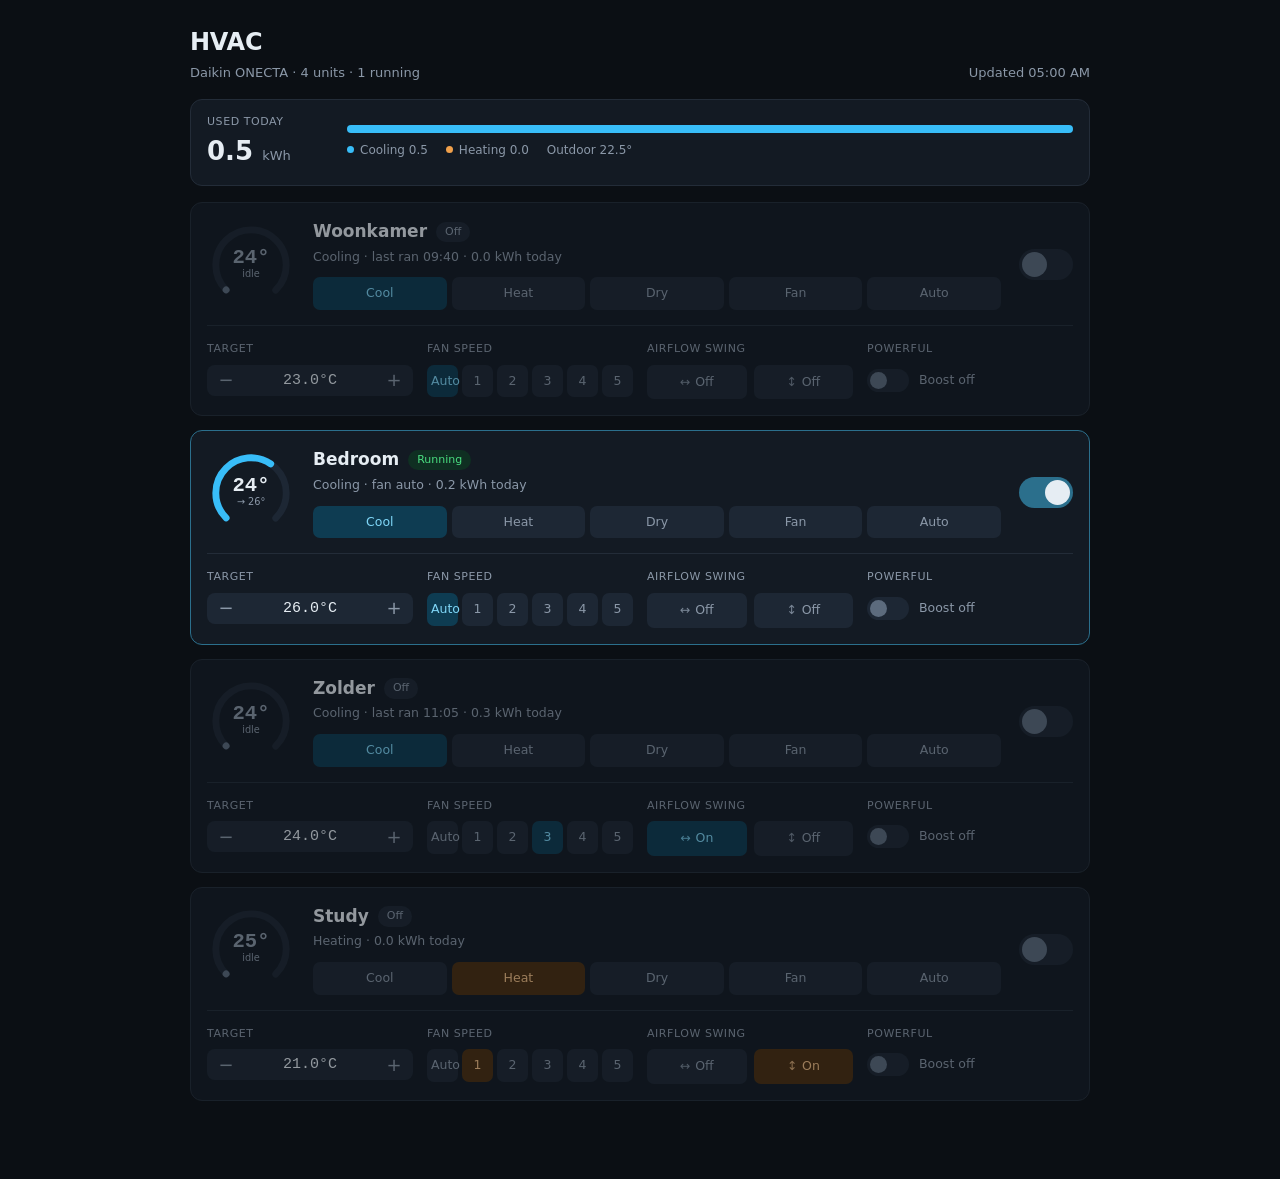
<file: docs/finished/hvac-cards-poc.html>
<!DOCTYPE html>
<html lang="en">
<head>
<meta charset="utf-8">
<meta name="viewport" content="width=device-width, initial-scale=1">
<title>HVAC card redesign — POC</title>

<!--
  ============================================================================
  HVAC UNIT CARD REDESIGN — self-contained proof of concept
  ============================================================================

  PURPOSE
  A drop-in visual replacement for the per-unit cards in the Daikin ONECTA
  dashboard. Everything (markup, CSS, JS, mock data) lives in this one file so
  it can be opened directly in a browser with no build step.

  WHAT CHANGED vs THE ORIGINAL
  1. No expand/collapse. Every card renders its full control set at all times.
     Off units are dimmed via `.unit.is-off` (opacity + desaturated ring) but
     remain fully interactive.
  2. A temperature ring replaces the 4-up stat boxes. Room temp is the primary
     number; the arc sweeps from the low end of the range to the setpoint.
  3. <select> elements become segmented pill groups (mode, fan speed). One tap
     instead of open-scan-pick.
  4. Target temperature becomes a -/+ stepper. No "type a number then press
     Set" round trip; changes debounce before hitting the API.
  5. Horizontal/vertical swing collapse from two 3-option selects into two
     toggle chips, because in practice they are booleans.
  6. The 4 summary tiles collapse into one rail: total kWh, a cooling/heating
     split bar, and outdoor temp.

  INTEGRATION NOTES FOR WHOEVER FOLDS THIS IN
  - `MOCK_UNITS` at the bottom documents the expected shape of a unit object.
    Swap it for the real ONECTA payload and delete the mock block.
  - Every control calls a function in the `api` object. Those are the only
    places that need real network calls; each one is stubbed and logged.
  - Optimistic UI: controls update local state immediately, then call the API.
    `applyPatch()` is the single funnel for that so rollback-on-error can be
    added in one place.
  - No dependencies, no framework. If the host app is React/Vue, the CSS block
    and the `renderUnit()` markup translate directly; the state handling is
    deliberately trivial so it can be thrown away.
  - Colors are all CSS custom properties in `:root`. Retune there, not inline.
  ============================================================================
-->

<style>
:root {
  --bg:            #0b0f14;
  --surface:       #131a23;
  --surface-inset: #1d2734;
  --line:          #232c38;

  --text:          #e6edf3;
  --text-dim:      #8b98a8;
  --text-faint:    #5c6b7d;

  --cool:          #38bdf8;
  --cool-bg:       #0e3c52;
  --cool-text:     #7fd6f7;
  --cool-border:   #2b6f8c;

  --heat:          #f0a04b;
  --heat-bg:       #4a2f10;
  --heat-text:     #f5c187;
  --heat-border:   #8a5b22;

  --on:            #4ade80;
  --on-bg:         #0f2f22;

  --radius:        12px;
  --radius-sm:     8px;
  --dur:           140ms;
}

* { box-sizing: border-box; }

body {
  margin: 0;
  padding: 24px 16px 64px;
  background: var(--bg);
  color: var(--text);
  font: 400 15px/1.5 system-ui, -apple-system, "Segoe UI", Roboto, sans-serif;
  -webkit-font-smoothing: antialiased;
}

.page { max-width: 900px; margin: 0 auto; }

/* ---------- page header ---------- */

.page-head {
  display: flex;
  align-items: flex-end;
  justify-content: space-between;
  gap: 16px;
  margin-bottom: 16px;
}
.page-head h1 { margin: 0; font-size: 24px; font-weight: 600; letter-spacing: -0.01em; }
.page-head .sub { margin-top: 3px; font-size: 13px; color: var(--text-dim); }
.page-head .stamp { font-size: 13px; color: var(--text-dim); white-space: nowrap; }

/* ---------- summary rail ---------- */

.rail {
  display: flex;
  align-items: center;
  gap: 20px;
  flex-wrap: wrap;
  background: var(--surface);
  border: 1px solid var(--line);
  border-radius: var(--radius);
  padding: 14px 16px;
  margin-bottom: 16px;
}
.rail-total { min-width: 120px; }
.rail-total .label { font-size: 11px; color: var(--text-dim); text-transform: uppercase; letter-spacing: 0.05em; }
.rail-total .value { font-size: 26px; font-weight: 600; font-variant-numeric: tabular-nums; margin-top: 2px; }
.rail-total .value small { font-size: 13px; font-weight: 400; color: var(--text-dim); }

.rail-split { flex: 1 1 260px; min-width: 220px; }
.split-bar {
  display: flex;
  height: 8px;
  border-radius: 6px;
  overflow: hidden;
  background: var(--surface-inset);
}
.split-bar span { display: block; height: 100%; }
.split-bar .cool { background: var(--cool); }
.split-bar .heat { background: var(--heat); }

.split-legend {
  display: flex;
  gap: 18px;
  flex-wrap: wrap;
  margin-top: 8px;
  font-size: 12px;
  color: var(--text-dim);
  font-variant-numeric: tabular-nums;
}
.split-legend .dot {
  display: inline-block;
  width: 7px; height: 7px;
  border-radius: 50%;
  margin-right: 6px;
  vertical-align: 1px;
}
.split-legend .dot.cool { background: var(--cool); }
.split-legend .dot.heat { background: var(--heat); }

/* ---------- unit card ---------- */

.unit {
  background: var(--surface);
  border: 1px solid var(--line);
  border-radius: var(--radius);
  padding: 16px;
  margin-bottom: 14px;
  transition: border-color var(--dur) ease, opacity var(--dur) ease;
}
.unit.is-running.mode-cooling { border-color: var(--cool-border); }
.unit.is-running.mode-heating { border-color: var(--heat-border); }
.unit.is-off { opacity: 0.62; }
.unit.is-off:hover,
.unit.is-off:focus-within { opacity: 1; }

.unit-head {
  display: flex;
  align-items: center;
  gap: 18px;
}

/* temperature ring */
.ring { flex: 0 0 auto; }
.ring svg { display: block; }
.ring .track { stroke: var(--surface-inset); }
.ring .arc {
  stroke: var(--cool);
  transition: stroke-dasharray var(--dur) ease;
}
.mode-heating .ring .arc { stroke: var(--heat); }
.is-off .ring .arc { stroke: var(--text-faint); }
.ring .room { font: 600 21px/1 ui-monospace, SFMono-Regular, Menlo, monospace; fill: var(--text); }
.ring .goal { font: 400 10px/1 system-ui, sans-serif; fill: var(--text-dim); }
.is-off .ring .room { fill: var(--text-dim); }

.unit-id { flex: 1 1 auto; min-width: 0; }
.unit-name-row { display: flex; align-items: center; gap: 9px; flex-wrap: wrap; }
.unit-name { font-size: 17px; font-weight: 600; }
.unit-meta { font-size: 12.5px; color: var(--text-dim); margin-top: 3px; }

.pill-status {
  font-size: 11px;
  padding: 2px 9px;
  border-radius: 999px;
  background: var(--surface-inset);
  color: var(--text-dim);
}
.is-running .pill-status { background: var(--on-bg); color: var(--on); }

/* master power switch */
.power {
  flex: 0 0 auto;
  width: 54px; height: 31px;
  border: 0;
  padding: 0;
  border-radius: 999px;
  background: var(--surface-inset);
  cursor: pointer;
  position: relative;
  transition: background var(--dur) ease;
}
.power .knob {
  position: absolute;
  top: 3px; left: 3px;
  width: 25px; height: 25px;
  border-radius: 50%;
  background: var(--text-faint);
  transition: transform var(--dur) ease, background var(--dur) ease;
}
.is-running .power { background: var(--cool-border); }
.is-running.mode-heating .power { background: var(--heat-border); }
.is-running .power .knob { transform: translateX(23px); background: var(--text); }

/* ---------- segmented groups ---------- */

.seg { display: flex; gap: 5px; }
.seg.tight { gap: 4px; }
.seg button {
  flex: 1 1 0;
  min-width: 0;
  border: 0;
  padding: 7px 4px;
  border-radius: 7px;
  background: var(--surface-inset);
  color: var(--text-dim);
  font: inherit;
  font-size: 12.5px;
  cursor: pointer;
  transition: background var(--dur) ease, color var(--dur) ease;
}
.seg button:hover { background: #26333f; color: var(--text); }
.seg button[aria-pressed="true"] { background: var(--cool-bg); color: var(--cool-text); }
.mode-heating .seg button[aria-pressed="true"] { background: var(--heat-bg); color: var(--heat-text); }

.mode-row { margin-top: 11px; }

/* ---------- control grid ---------- */

.divider { height: 1px; background: var(--line); margin: 15px 0; }

.grid {
  display: grid;
  grid-template-columns: repeat(auto-fit, minmax(200px, 1fr));
  gap: 14px;
}
.field > .label {
  font-size: 11px;
  color: var(--text-dim);
  text-transform: uppercase;
  letter-spacing: 0.05em;
  margin-bottom: 7px;
}

/* target temperature stepper */
.stepper {
  display: flex;
  align-items: stretch;
  background: var(--surface-inset);
  border-radius: var(--radius-sm);
  overflow: hidden;
}
.stepper button {
  width: 38px;
  border: 0;
  background: transparent;
  color: var(--text-dim);
  font: 400 18px/1 system-ui, sans-serif;
  cursor: pointer;
  transition: background var(--dur) ease, color var(--dur) ease;
}
.stepper button:hover { background: #26333f; color: var(--text); }
.stepper button:disabled { opacity: 0.3; cursor: not-allowed; }
.stepper .readout {
  flex: 1;
  text-align: center;
  align-self: center;
  padding: 8px 0;
  font: 500 15px/1 ui-monospace, SFMono-Regular, Menlo, monospace;
  font-variant-numeric: tabular-nums;
}

/* swing toggles */
.chip-row { display: flex; gap: 7px; }
.chip {
  flex: 1;
  border: 0;
  padding: 8px 4px;
  border-radius: 7px;
  background: var(--surface-inset);
  color: var(--text-dim);
  font: inherit;
  font-size: 12.5px;
  cursor: pointer;
  transition: background var(--dur) ease, color var(--dur) ease;
}
.chip:hover { background: #26333f; color: var(--text); }
.chip[aria-pressed="true"] { background: var(--cool-bg); color: var(--cool-text); }
.mode-heating .chip[aria-pressed="true"] { background: var(--heat-bg); color: var(--heat-text); }
.chip .glyph { margin-right: 5px; opacity: 0.85; }

/* powerful mode switch */
.switch-row { display: flex; align-items: center; gap: 10px; padding: 4px 0; }
.switch {
  width: 42px; height: 23px;
  border: 0; padding: 0;
  border-radius: 999px;
  background: var(--surface-inset);
  position: relative;
  cursor: pointer;
  flex: 0 0 auto;
  transition: background var(--dur) ease;
}
.switch .knob {
  position: absolute;
  top: 3px; left: 3px;
  width: 17px; height: 17px;
  border-radius: 50%;
  background: var(--text-faint);
  transition: transform var(--dur) ease, background var(--dur) ease;
}
.switch[aria-pressed="true"] { background: var(--cool-border); }
.mode-heating .switch[aria-pressed="true"] { background: var(--heat-border); }
.switch[aria-pressed="true"] .knob { transform: translateX(19px); background: var(--text); }
.switch-label { font-size: 12.5px; color: var(--text-dim); }

/* ---------- accessibility floor ---------- */

button:focus-visible {
  outline: 2px solid var(--cool);
  outline-offset: 2px;
}
.sr-only {
  position: absolute; width: 1px; height: 1px;
  padding: 0; margin: -1px; overflow: hidden;
  clip: rect(0 0 0 0); white-space: nowrap; border: 0;
}
@media (prefers-reduced-motion: reduce) {
  * { transition: none !important; }
}
@media (max-width: 560px) {
  .unit-head { flex-wrap: wrap; }
  .unit-id { flex-basis: calc(100% - 160px); }
  .grid { grid-template-columns: 1fr; }
}
</style>
</head>
<body>

<div class="page">
  <header class="page-head">
    <div>
      <h1>HVAC</h1>
      <div class="sub" id="sub">Daikin ONECTA</div>
    </div>
    <div class="stamp" id="stamp">Updated —</div>
  </header>

  <section class="rail" aria-label="Energy summary">
    <div class="rail-total">
      <div class="label">Used today</div>
      <div class="value" id="totalKwh">0.0 <small>kWh</small></div>
    </div>
    <div class="rail-split">
      <div class="split-bar" role="img" id="splitBar" aria-label="Cooling and heating share of today's usage">
        <span class="cool" id="splitCool"></span>
        <span class="heat" id="splitHeat"></span>
      </div>
      <div class="split-legend">
        <span><i class="dot cool"></i><span id="legendCool">Cooling 0.0</span></span>
        <span><i class="dot heat"></i><span id="legendHeat">Heating 0.0</span></span>
        <span id="legendOutdoor">Outdoor —</span>
      </div>
    </div>
  </section>

  <main id="units"></main>
</div>

<script>
"use strict";

/* ==========================================================================
   1. DATA CONTRACT
   Replace MOCK_UNITS with the live ONECTA payload mapped to this shape.
   ========================================================================== */

const MOCK_UNITS = [
  {
    id: "woonkamer",
    name: "Woonkamer",
    on: false,
    mode: "cooling",            // cooling | heating | dry | fan | auto
    roomTemp: 24.0,
    targetTemp: 23.0,
    outdoorTemp: 22.5,
    fan: "auto",                // auto | 1 | 2 | 3 | 4 | 5
    swingHorizontal: false,
    swingVertical: false,
    powerful: false,
    kwhToday: 0.0,
    lastRan: "09:40"
  },
  {
    id: "bedroom",
    name: "Bedroom",
    on: true,
    mode: "cooling",
    roomTemp: 24.0,
    targetTemp: 26.0,
    outdoorTemp: 22.5,
    fan: "auto",
    swingHorizontal: false,
    swingVertical: false,
    powerful: false,
    kwhToday: 0.2,
    lastRan: null
  },
  {
    id: "zolder",
    name: "Zolder",
    on: false,
    mode: "cooling",
    roomTemp: 24.0,
    targetTemp: 24.0,
    outdoorTemp: 22.5,
    fan: "3",
    swingHorizontal: true,
    swingVertical: false,
    powerful: false,
    kwhToday: 0.3,
    lastRan: "11:05"
  },
  {
    id: "study",
    name: "Study",
    on: false,
    mode: "heating",
    roomTemp: 25.0,
    targetTemp: 21.0,
    outdoorTemp: 22.5,
    fan: "1",
    swingHorizontal: false,
    swingVertical: true,
    powerful: false,
    kwhToday: 0.0,
    lastRan: null
  }
];

/* ==========================================================================
   2. CONSTANTS
   ========================================================================== */

const MODES = [
  { key: "cooling", label: "Cool" },
  { key: "heating", label: "Heat" },
  { key: "dry",     label: "Dry"  },
  { key: "fan",     label: "Fan"  },
  { key: "auto",    label: "Auto" }
];

const FAN_STEPS = ["auto", "1", "2", "3", "4", "5"];

// Ring sweep range. Adjust if the units report a wider setpoint range.
const TEMP_MIN = 16;
const TEMP_MAX = 32;
const TEMP_STEP = 0.5;

const MODE_LABEL = {
  cooling: "Cooling", heating: "Heating", dry: "Dry", fan: "Fan only", auto: "Auto"
};

/* ==========================================================================
   3. API STUBS — the only places that need real network calls
   ========================================================================== */

const api = {
  setPower(id, on)        { return this._send(id, { on }); },
  setMode(id, mode)       { return this._send(id, { mode }); },
  setTarget(id, temp)     { return this._send(id, { targetTemp: temp }); },
  setFan(id, fan)         { return this._send(id, { fan }); },
  setSwing(id, axis, val) { return this._send(id, { ["swing" + axis]: val }); },
  setPowerful(id, val)    { return this._send(id, { powerful: val }); },

  _send(id, patch) {
    console.log("[api] PATCH /units/" + id, patch);
    // return fetch(`/api/units/${id}`, {
    //   method: "PATCH",
    //   headers: { "Content-Type": "application/json" },
    //   body: JSON.stringify(patch)
    // });
    return Promise.resolve();
  }
};

// Target-temp changes are debounced so holding +/- sends one request.
const debounceTimers = new Map();
function debounced(key, fn, ms = 600) {
  clearTimeout(debounceTimers.get(key));
  debounceTimers.set(key, setTimeout(fn, ms));
}

/* ==========================================================================
   4. STATE + RENDER
   ========================================================================== */

let units = MOCK_UNITS.map(u => ({ ...u }));

function applyPatch(id, patch) {
  units = units.map(u => (u.id === id ? { ...u, ...patch } : u));
  render();
}

const clamp = (n, lo, hi) => Math.min(hi, Math.max(lo, n));
const round1 = n => Math.round(n * 10) / 10;

/* Ring geometry: a 270-degree arc starting bottom-left. */
const R = 36;
const CIRC = 2 * Math.PI * R;          // ~226.19
const SWEEP = CIRC * 0.75;             // 270 degrees of usable track

function ringArc(unit) {
  if (!unit.on) return 0;
  const frac = clamp((unit.targetTemp - TEMP_MIN) / (TEMP_MAX - TEMP_MIN), 0, 1);
  return SWEEP * frac;
}

function renderRing(u) {
  const filled = ringArc(u);
  return `
    <div class="ring">
      <svg viewBox="0 0 90 90" width="88" height="88" role="img"
           aria-label="${u.name} room temperature ${round1(u.roomTemp)} degrees, target ${round1(u.targetTemp)} degrees">
        <circle class="track" cx="45" cy="45" r="${R}" fill="none" stroke-width="7"
                stroke-dasharray="${SWEEP} ${CIRC}" stroke-linecap="round"
                transform="rotate(135 45 45)"></circle>
        <circle class="arc" cx="45" cy="45" r="${R}" fill="none" stroke-width="7"
                stroke-dasharray="${filled} ${CIRC}" stroke-linecap="round"
                transform="rotate(135 45 45)"></circle>
        <text class="room" x="45" y="43" text-anchor="middle">${round1(u.roomTemp)}&deg;</text>
        <text class="goal" x="45" y="57" text-anchor="middle">${u.on ? "&rarr; " + round1(u.targetTemp) + "&deg;" : "idle"}</text>
      </svg>
    </div>`;
}

function renderMeta(u) {
  const bits = [MODE_LABEL[u.mode]];
  if (u.on) {
    bits.push("fan " + (u.fan === "auto" ? "auto" : "level " + u.fan));
  } else if (u.lastRan) {
    bits.push("last ran " + u.lastRan);
  }
  bits.push(round1(u.kwhToday).toFixed(1) + " kWh today");
  return bits.join(" &middot; ");
}

function renderUnit(u) {
  const cls = ["unit", "mode-" + u.mode, u.on ? "is-running" : "is-off"].join(" ");

  const modeBtns = MODES.map(m =>
    `<button type="button" data-act="mode" data-id="${u.id}" data-val="${m.key}"
             aria-pressed="${u.mode === m.key}">${m.label}</button>`
  ).join("");

  const fanBtns = FAN_STEPS.map(f =>
    `<button type="button" data-act="fan" data-id="${u.id}" data-val="${f}"
             aria-pressed="${u.fan === f}">${f === "auto" ? "Auto" : f}</button>`
  ).join("");

  return `
  <article class="${cls}" data-unit="${u.id}">
    <div class="unit-head">
      ${renderRing(u)}
      <div class="unit-id">
        <div class="unit-name-row">
          <span class="unit-name">${u.name}</span>
          <span class="pill-status">${u.on ? "Running" : "Off"}</span>
        </div>
        <div class="unit-meta">${renderMeta(u)}</div>
        <div class="seg mode-row" role="group" aria-label="${u.name} mode">${modeBtns}</div>
      </div>
      <button type="button" class="power" data-act="power" data-id="${u.id}"
              aria-pressed="${u.on}" aria-label="${u.on ? "Turn off" : "Turn on"} ${u.name}">
        <span class="knob"></span>
      </button>
    </div>

    <div class="divider"></div>

    <div class="grid">
      <div class="field">
        <div class="label" id="lbl-target-${u.id}">Target</div>
        <div class="stepper">
          <button type="button" data-act="step" data-id="${u.id}" data-val="-1"
                  aria-label="Lower target for ${u.name}"
                  ${u.targetTemp <= TEMP_MIN ? "disabled" : ""}>&minus;</button>
          <span class="readout" aria-live="polite">${round1(u.targetTemp).toFixed(1)}&deg;C</span>
          <button type="button" data-act="step" data-id="${u.id}" data-val="1"
                  aria-label="Raise target for ${u.name}"
                  ${u.targetTemp >= TEMP_MAX ? "disabled" : ""}>+</button>
        </div>
      </div>

      <div class="field">
        <div class="label">Fan speed</div>
        <div class="seg tight" role="group" aria-label="${u.name} fan speed">${fanBtns}</div>
      </div>

      <div class="field">
        <div class="label">Airflow swing</div>
        <div class="chip-row">
          <button type="button" class="chip" data-act="swing" data-id="${u.id}" data-val="Horizontal"
                  aria-pressed="${u.swingHorizontal}">
            <span class="glyph" aria-hidden="true">&#8596;</span>${u.swingHorizontal ? "On" : "Off"}
          </button>
          <button type="button" class="chip" data-act="swing" data-id="${u.id}" data-val="Vertical"
                  aria-pressed="${u.swingVertical}">
            <span class="glyph" aria-hidden="true">&#8597;</span>${u.swingVertical ? "On" : "Off"}
          </button>
        </div>
      </div>

      <div class="field">
        <div class="label">Powerful</div>
        <div class="switch-row">
          <button type="button" class="switch" data-act="powerful" data-id="${u.id}"
                  aria-pressed="${u.powerful}" aria-label="Powerful mode for ${u.name}">
            <span class="knob"></span>
          </button>
          <span class="switch-label">${u.powerful ? "Boost on" : "Boost off"}</span>
        </div>
      </div>
    </div>
  </article>`;
}

function renderSummary() {
  const running = units.filter(u => u.on).length;
  const cool = units.filter(u => u.mode === "cooling").reduce((s, u) => s + u.kwhToday, 0);
  const heat = units.filter(u => u.mode === "heating").reduce((s, u) => s + u.kwhToday, 0);
  const total = cool + heat;
  const outdoor = units.length ? units[0].outdoorTemp : null;

  document.getElementById("sub").innerHTML =
    `Daikin ONECTA &middot; ${units.length} units &middot; ${running} running`;
  document.getElementById("stamp").textContent =
    "Updated " + new Date().toLocaleTimeString([], { hour: "2-digit", minute: "2-digit" });

  document.getElementById("totalKwh").innerHTML =
    `${round1(total).toFixed(1)} <small>kWh</small>`;

  const coolPct = total > 0 ? (cool / total) * 100 : 0;
  document.getElementById("splitCool").style.width = coolPct + "%";
  document.getElementById("splitHeat").style.width = (total > 0 ? 100 - coolPct : 0) + "%";

  document.getElementById("legendCool").textContent = "Cooling " + round1(cool).toFixed(1);
  document.getElementById("legendHeat").textContent = "Heating " + round1(heat).toFixed(1);
  document.getElementById("legendOutdoor").textContent =
    outdoor == null ? "Outdoor —" : "Outdoor " + round1(outdoor).toFixed(1) + "\u00B0";
}

function render() {
  document.getElementById("units").innerHTML = units.map(renderUnit).join("");
  renderSummary();
}

/* ==========================================================================
   5. EVENTS — one delegated listener for the whole board
   ========================================================================== */

document.getElementById("units").addEventListener("click", function (e) {
  const btn = e.target.closest("button[data-act]");
  if (!btn) return;

  const id = btn.dataset.id;
  const val = btn.dataset.val;
  const unit = units.find(u => u.id === id);
  if (!unit) return;

  switch (btn.dataset.act) {
    case "power": {
      const on = !unit.on;
      applyPatch(id, { on });
      api.setPower(id, on);
      break;
    }
    case "mode": {
      applyPatch(id, { mode: val });
      api.setMode(id, val);
      break;
    }
    case "fan": {
      applyPatch(id, { fan: val });
      api.setFan(id, val);
      break;
    }
    case "step": {
      const next = clamp(
        round1(unit.targetTemp + Number(val) * TEMP_STEP),
        TEMP_MIN,
        TEMP_MAX
      );
      applyPatch(id, { targetTemp: next });
      debounced("target:" + id, () => api.setTarget(id, next));
      break;
    }
    case "swing": {
      const key = "swing" + val;
      const next = !unit[key];
      applyPatch(id, { [key]: next });
      api.setSwing(id, val, next);
      break;
    }
    case "powerful": {
      const next = !unit.powerful;
      applyPatch(id, { powerful: next });
      api.setPowerful(id, next);
      break;
    }
  }

  // Keep focus on the control that was just used, since render() rebuilds DOM.
  const restored = document.querySelector(
    `[data-act="${btn.dataset.act}"][data-id="${id}"]` +
    (val != null ? `[data-val="${CSS.escape(val)}"]` : "")
  );
  if (restored) restored.focus();
});

render();
</script>
</body>
</html>
</file>
